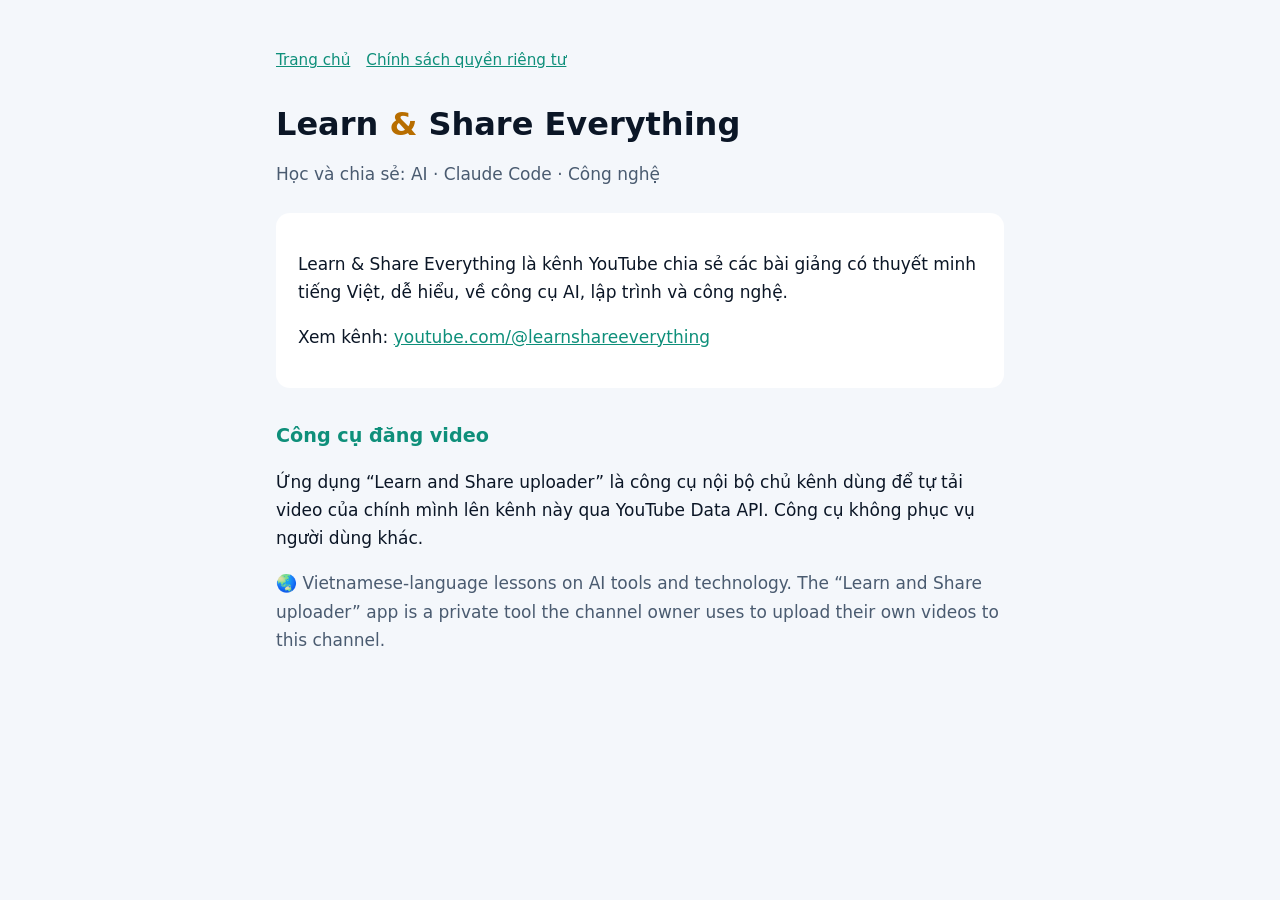
<file: index.html>
<!doctype html><html lang="vi"><head><meta charset="utf-8"><meta name="viewport" content="width=device-width,initial-scale=1">
<title>Learn & Share Everything</title><meta name="description" content="Kênh YouTube học và chia sẻ kiến thức về AI, Claude Code và công nghệ."><link rel="stylesheet" href="style.css"></head>
<body><main>
<nav><a href="./">Trang chủ</a><a href="privacy.html">Chính sách quyền riêng tư</a></nav>
<h1>Learn <i>&amp;</i> Share Everything</h1>
<p class="muted">Học và chia sẻ: AI · Claude Code · Công nghệ</p>
<div class="card">
<p>Learn &amp; Share Everything là kênh YouTube chia sẻ các bài giảng có thuyết minh tiếng Việt, dễ hiểu, về công cụ AI, lập trình và công nghệ.</p>
<p>Xem kênh: <a href="https://www.youtube.com/@learnshareeverything">youtube.com/@learnshareeverything</a></p>
</div>
<h2>Công cụ đăng video</h2>
<p>Ứng dụng “Learn and Share uploader” là công cụ nội bộ chủ kênh dùng để tự tải video của chính mình lên kênh này qua YouTube Data API. Công cụ không phục vụ người dùng khác.</p>
<p class="muted">🌏 Vietnamese-language lessons on AI tools and technology. The “Learn and Share uploader” app is a private tool the channel owner uses to upload their own videos to this channel.</p>
</main></body></html>
</file>
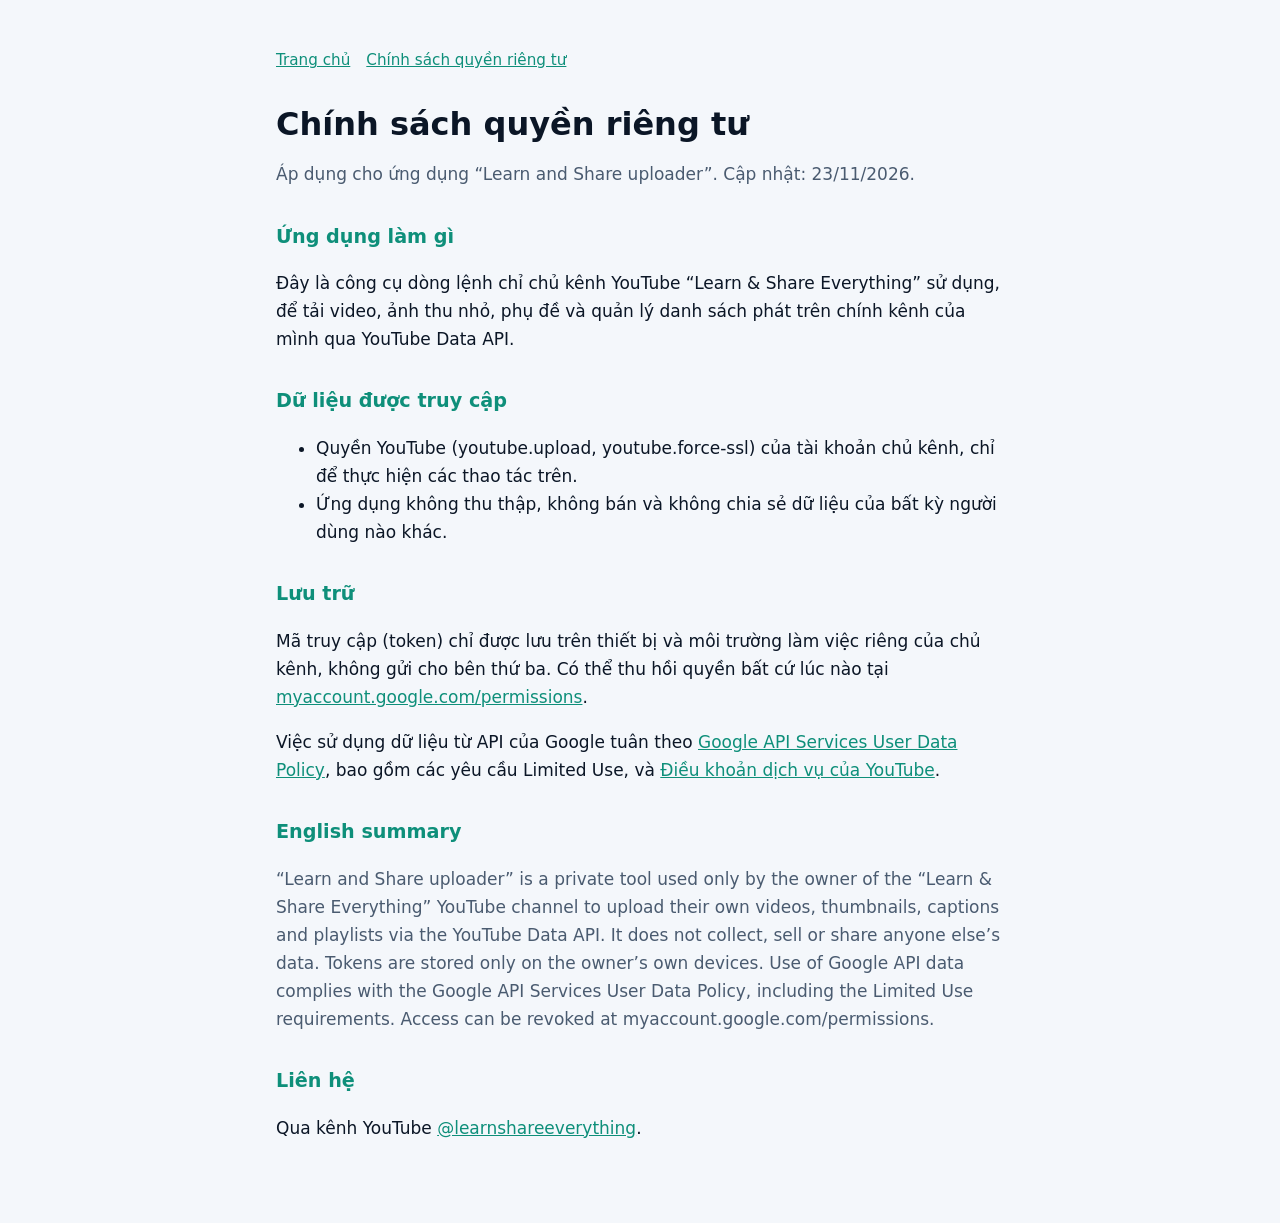
<file: privacy.html>
<!doctype html><html lang="vi"><head><meta charset="utf-8"><meta name="viewport" content="width=device-width,initial-scale=1">
<title>Privacy Policy</title><meta name="description" content="Chính sách quyền riêng tư của công cụ Learn and Share uploader."><link rel="stylesheet" href="style.css"></head>
<body><main>
<nav><a href="./">Trang chủ</a><a href="privacy.html">Chính sách quyền riêng tư</a></nav>
<h1>Chính sách quyền riêng tư</h1>
<p class="muted">Áp dụng cho ứng dụng “Learn and Share uploader”. Cập nhật: 23/11/2026.</p>
<h2>Ứng dụng làm gì</h2>
<p>Đây là công cụ dòng lệnh chỉ chủ kênh YouTube “Learn &amp; Share Everything” sử dụng, để tải video, ảnh thu nhỏ, phụ đề và quản lý danh sách phát trên chính kênh của mình qua YouTube Data API.</p>
<h2>Dữ liệu được truy cập</h2>
<ul>
<li>Quyền YouTube (youtube.upload, youtube.force-ssl) của tài khoản chủ kênh, chỉ để thực hiện các thao tác trên.</li>
<li>Ứng dụng không thu thập, không bán và không chia sẻ dữ liệu của bất kỳ người dùng nào khác.</li>
</ul>
<h2>Lưu trữ</h2>
<p>Mã truy cập (token) chỉ được lưu trên thiết bị và môi trường làm việc riêng của chủ kênh, không gửi cho bên thứ ba. Có thể thu hồi quyền bất cứ lúc nào tại <a href="https://myaccount.google.com/permissions">myaccount.google.com/permissions</a>.</p>
<p>Việc sử dụng dữ liệu từ API của Google tuân theo <a href="https://developers.google.com/terms/api-services-user-data-policy">Google API Services User Data Policy</a>, bao gồm các yêu cầu Limited Use, và <a href="https://www.youtube.com/t/terms">Điều khoản dịch vụ của YouTube</a>.</p>
<h2>English summary</h2>
<p class="muted">“Learn and Share uploader” is a private tool used only by the owner of the “Learn &amp; Share Everything” YouTube channel to upload their own videos, thumbnails, captions and playlists via the YouTube Data API. It does not collect, sell or share anyone else’s data. Tokens are stored only on the owner’s own devices. Use of Google API data complies with the Google API Services User Data Policy, including the Limited Use requirements. Access can be revoked at myaccount.google.com/permissions.</p>
<h2>Liên hệ</h2>
<p>Qua kênh YouTube <a href="https://www.youtube.com/@learnshareeverything">@learnshareeverything</a>.</p>
</main></body></html>
</file>
<file: style.css>
:root{--bg:#0b1626;--card:#14284a;--fg:#eef3f8;--muted:#a9bdd2;--teal:#19c3a6;--amber:#ffb020}
@media (prefers-color-scheme: light){:root:not([data-theme="dark"]){--bg:#f4f7fb;--card:#ffffff;--fg:#0b1626;--muted:#4a5b70;--teal:#0e8f7a;--amber:#b86e00}}
*{box-sizing:border-box}
body{margin:0;background:var(--bg);color:var(--fg);font:17px/1.65 system-ui,-apple-system,"Segoe UI",Roboto,"Noto Sans",sans-serif}
main{max-width:760px;margin:0 auto;padding:48px 16px 64px}
h1{font-size:2rem;line-height:1.2;margin:0 0 8px}h1 i{font-style:normal;color:var(--amber)}
h2{font-size:1.2rem;margin:32px 0 8px;color:var(--teal)}
p,li{color:var(--fg)}.muted{color:var(--muted)}
a{color:var(--teal)}
.card{background:var(--card);border-radius:14px;padding:20px 22px;margin-top:24px}
nav{display:flex;gap:16px;margin-bottom:32px;font-size:.95rem}
</file>
